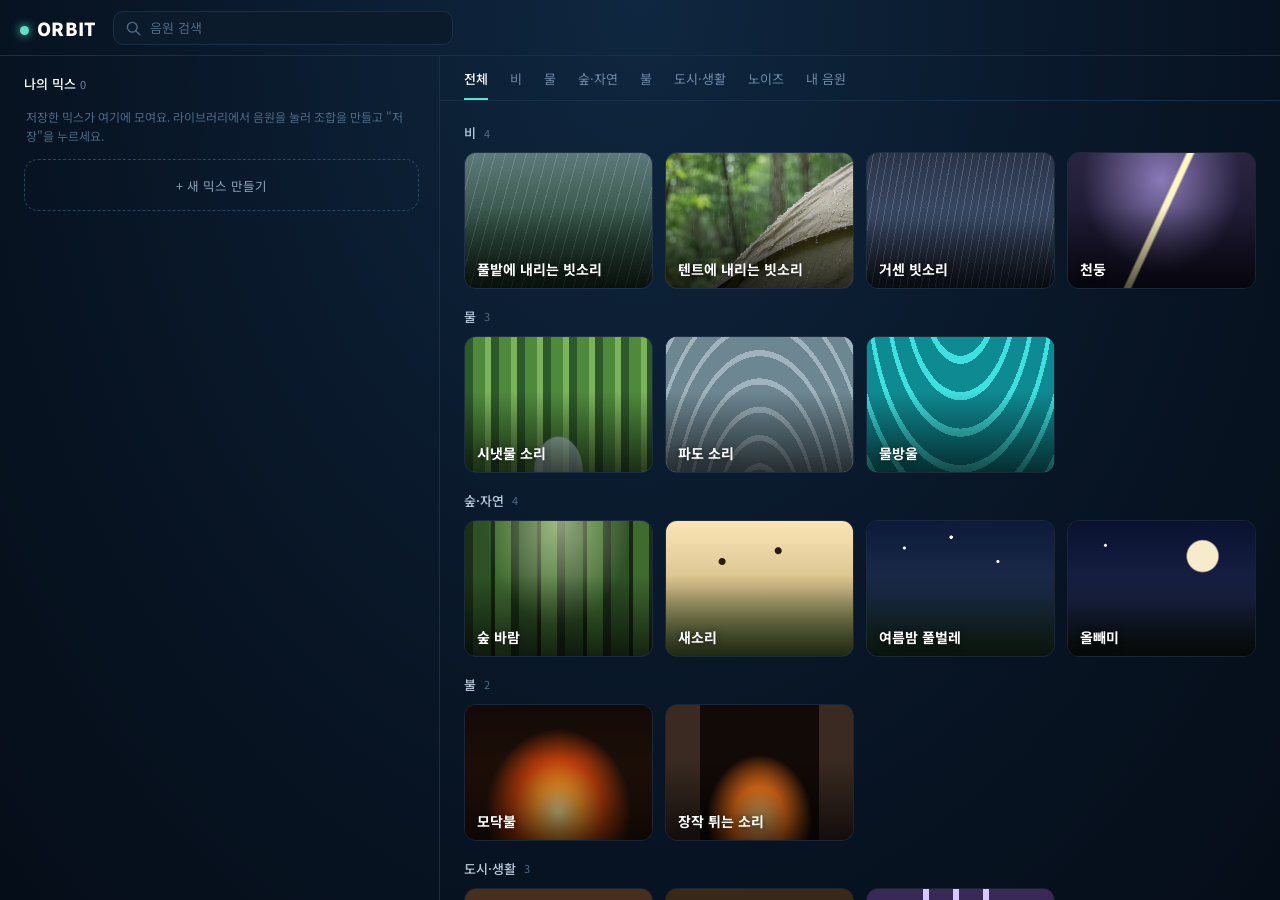
<file: index.html>
<!doctype html>
<html lang="ko">
<head>
<meta charset="utf-8">
<meta name="viewport" content="width=device-width, initial-scale=1, viewport-fit=cover">
<title>ORBIT · 화이트 노이즈</title>
<meta name="description" content="빗소리, 파도, 모닥불 같은 소리를 섞어 나만의 집중·수면용 사운드를 만드는 앱">
<meta name="theme-color" content="#081525">
<link rel="manifest" href="manifest.webmanifest">
<link rel="icon" href="icons/icon.svg" type="image/svg+xml">
<link rel="apple-touch-icon" href="icons/icon-192.png">
<meta name="apple-mobile-web-app-capable" content="yes">
<meta name="apple-mobile-web-app-status-bar-style" content="black-translucent">
<link rel="preconnect" href="https://fonts.googleapis.com">
<link rel="stylesheet" href="https://fonts.googleapis.com/css2?family=Noto+Sans+KR:wght@400;500;700;900&family=Inter:wght@500;600;700&display=swap">
<link rel="stylesheet" href="css/scenes.css">
<link rel="stylesheet" href="css/landscape.css">
<link rel="stylesheet" href="css/app.css">
</head>
<body>
<svg width="0" height="0" style="position:absolute" aria-hidden="true">
  <symbol id="v-fixed" viewBox="0 0 24 24"><path d="M3 12h18"/><circle cx="14" cy="12" r="2.6" fill="currentColor" stroke="none"/></symbol>
  <symbol id="v-range" viewBox="0 0 24 24"><path d="M3 5h18M3 19h18" stroke-dasharray="2 2.4"/><path d="M3 12c2.2-4 3.8-4 6 0s3.8 4 6 0 3.8-4 6 0"/></symbol>
  <symbol id="v-full" viewBox="0 0 24 24"><rect x="3.5" y="3.5" width="17" height="17" rx="4"/><circle cx="8.5" cy="8.5" r="1.4" fill="currentColor" stroke="none"/><circle cx="15.5" cy="15.5" r="1.4" fill="currentColor" stroke="none"/><circle cx="15.5" cy="8.5" r="1.4" fill="currentColor" stroke="none"/><circle cx="8.5" cy="15.5" r="1.4" fill="currentColor" stroke="none"/><circle cx="12" cy="12" r="1.4" fill="currentColor" stroke="none"/></symbol>
  <symbol id="i-loop" viewBox="0 0 24 24"><path d="M12 12c-2-2.6-3.5-4-5.5-4a4 4 0 0 0 0 8c2 0 3.5-1.4 5.5-4zm0 0c2 2.6 3.5 4 5.5 4a4 4 0 0 0 0-8c-2 0-3.5 1.4-5.5 4z"/></symbol>
  <symbol id="i-fixed" viewBox="0 0 24 24"><path d="M3 18h18"/><path d="M5 18V8M12 18V8M19 18V8"/></symbol>
  <symbol id="i-range" viewBox="0 0 24 24"><path d="M3 6v12M21 6v12" stroke-dasharray="2 2.4"/><path d="M7 18v-8M10.5 18v-11M16 18v-7"/><path d="M5 18h14"/></symbol>
  <symbol id="i-full" viewBox="0 0 24 24"><path d="M3 7h3.5c3 0 4.5 10 7.5 10H21M3 17h3.5c1.4 0 2.4-2 3.3-4.2M14.2 11.2C15 9 16 7 17.5 7H21"/><path d="M18 4l3 3-3 3M18 14l3 3-3 3"/></symbol>
  <symbol id="f-in" viewBox="0 0 24 24"><path d="M3 19L19 5v14z"/></symbol>
  <symbol id="f-out" viewBox="0 0 24 24"><path d="M5 5l16 14H5z"/></symbol>
  <symbol id="ic-vol" viewBox="0 0 24 24"><path d="M4 9h4l5-4v14l-5-4H4z"/><path d="M16.5 10a2.8 2.8 0 0 1 0 4"/><path d="M19 7.5a6.5 6.5 0 0 1 0 9"/></symbol>
  <symbol id="ic-vol1" viewBox="0 0 24 24"><path d="M4 9h4l5-4v14l-5-4H4z"/><path d="M16.5 10a2.8 2.8 0 0 1 0 4"/></symbol>
  <symbol id="ic-mute" viewBox="0 0 24 24"><path d="M4 9h4l5-4v14l-5-4H4z"/><path d="M17 9l5 6M22 9l-5 6"/></symbol>
  <symbol id="ic-search" viewBox="0 0 24 24"><circle cx="11" cy="11" r="6.5"/><path d="M16 16l5 5"/></symbol>
  <symbol id="ic-image" viewBox="0 0 24 24"><rect x="3.5" y="5" width="17" height="14" rx="2.5"/><circle cx="9" cy="10" r="1.6"/><path d="M4 17l5-4.5 3.5 3 3-2.5 4.5 4"/></symbol>
  <symbol id="ic-full" viewBox="0 0 24 24"><path d="M4 9V4h5M20 9V4h-5M4 15v5h5M20 15v5h-5"/></symbol>
  <symbol id="ic-shrink" viewBox="0 0 24 24"><path d="M9 4v5H4M15 4v5h5M9 20v-5H4M15 20v-5h5"/></symbol>
  <symbol id="ic-list" viewBox="0 0 24 24"><path d="M4 6h16M4 12h16M4 18h10"/></symbol>
</svg>

<header class="top">
  <div class="logo"><i></i>ORBIT</div>
  <label class="search"><svg class="ico"><use href="#ic-search"/></svg><input id="search" type="search" placeholder="음원 검색" autocomplete="off"></label>
</header>
<nav class="pager" id="pager">
  <button data-page="0">나의 믹스</button>
  <button data-page="1" class="on">라이브러리</button>
</nav>
<main id="main">
  <section id="left" class="pane"></section>
  <section id="right" class="pane">
    <div class="tabs" id="tabs"></div>
    <div class="lib" id="lib"></div>
  </section>
</main>
<div id="toast" class="toast" role="status"></div>
<div id="modal" class="modal" hidden></div>
<input type="file" id="file" accept="audio/*" multiple hidden>
<script type="module" src="js/main.js"></script>
</body>
</html>
</file>
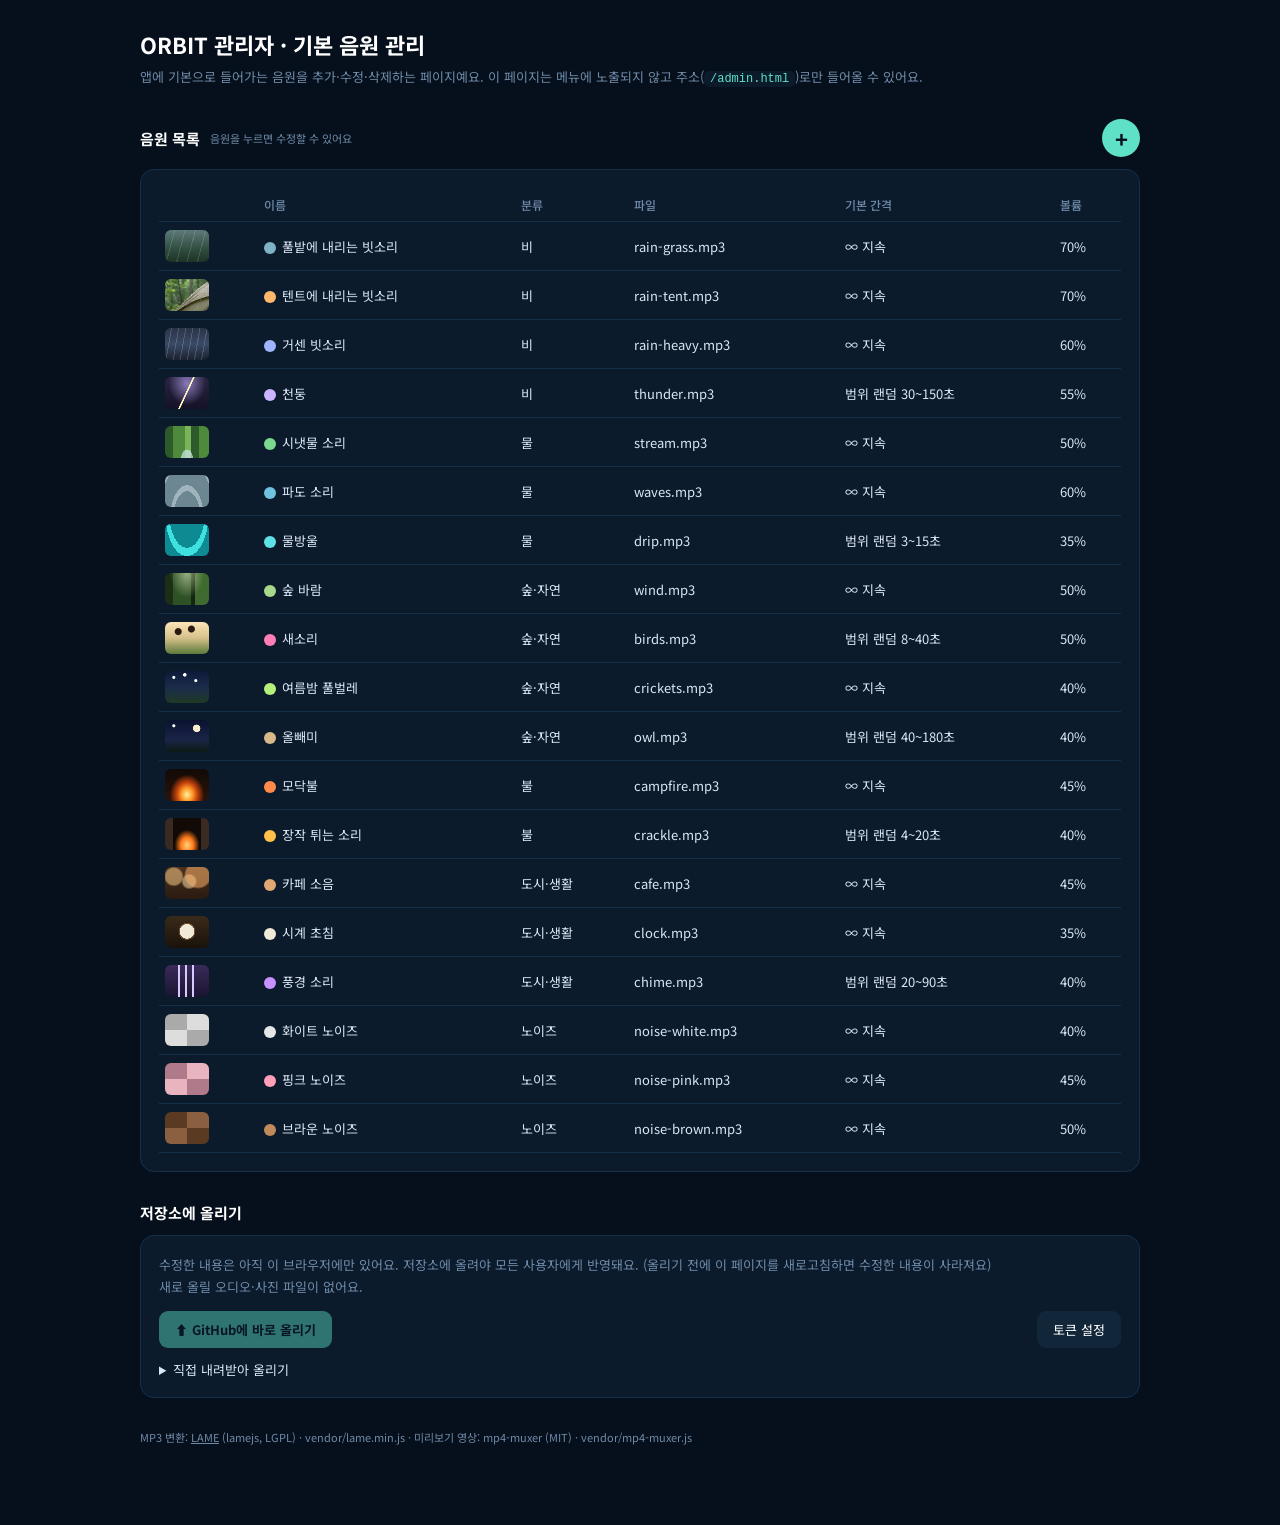
<file: admin.html>
<!doctype html>
<html lang="ko">
<head>
<meta charset="utf-8">
<meta name="viewport" content="width=device-width, initial-scale=1">
<title>ORBIT 관리자 · 기본 음원 관리</title>
<meta name="robots" content="noindex">
<link rel="stylesheet" href="https://fonts.googleapis.com/css2?family=Noto+Sans+KR:wght@400;500;700&display=swap">
<link rel="stylesheet" href="css/scenes.css">
<style>
:root{--acc:#5ee1c6;--line:#16304a;--line2:#2a4560;--txt:#dbe7f5;--mut:#6f8aa8;--bg:#06101c;--box:#0b1b2c}
*{box-sizing:border-box;margin:0;padding:0}
[hidden]{display:none!important}
body{font-family:'Noto Sans KR',system-ui,sans-serif;background:var(--bg);color:var(--txt);padding:28px 20px 80px}
body.lock{overflow:hidden}
.wrap{max-width:1000px;margin:0 auto}
h1{font-size:22px;color:#fff;margin-bottom:6px}
h2{font-size:15px;color:#fff}
.sec{display:flex;align-items:center;gap:10px;margin:30px 0 12px}.sec .sp{flex:1}
p,li{font-size:13px;color:var(--mut);line-height:1.7}
ol{padding-left:20px;margin:8px 0}
code{background:var(--box);padding:1px 6px;border-radius:5px;color:var(--acc);font-size:12px}
.box{background:var(--box);border:1px solid var(--line);border-radius:14px;padding:18px;overflow-x:auto}
table{min-width:560px}
label{display:flex;flex-direction:column;gap:6px;font-size:12px;color:var(--mut)}
input,select{background:var(--bg);border:1px solid var(--line2);border-radius:9px;padding:9px 10px;color:#fff;font:inherit;font-size:13px}
input[type=color]{padding:2px;height:38px}
input[type=range]{padding:0;border:none;background:none;accent-color:var(--acc)}
button{font:inherit;cursor:pointer;border:none;border-radius:9px;padding:9px 16px;font-size:13px;background:#12263a;color:#fff;white-space:nowrap}
button.pri{background:var(--acc);color:var(--bg);font-weight:700}
button.del{background:none;color:#ff8a8a}
button:disabled{opacity:.45;cursor:default}
button.busy{cursor:progress}
button.plus{width:38px;height:38px;padding:0;border-radius:50%;font-size:22px;line-height:38px;background:var(--acc);color:var(--bg);font-weight:700}
.msg{font-size:13px;color:var(--acc)}
/* list */
table{width:100%;border-collapse:collapse;font-size:13px}
th,td{text-align:left;padding:8px 6px;border-bottom:1px solid var(--line)}
th{color:var(--mut);font-weight:500;font-size:12px}
tbody tr{cursor:pointer}tbody tr:hover td{background:#0f2337}
td .sw{display:inline-block;width:12px;height:12px;border-radius:50%;vertical-align:middle;margin-right:6px}
td .th{width:44px;height:32px;border-radius:6px;display:block;background-size:cover;background-position:center}
.tag{color:var(--acc);font-size:11px;margin-left:4px}
.dl a{display:inline-block;margin:4px 8px 4px 0;color:var(--acc);font-size:13px}
/* modal */
.ov{position:fixed;inset:0;background:#02070dcc;display:flex;align-items:flex-start;justify-content:center;padding:30px 14px;overflow:auto;z-index:10}
.ov[hidden]{display:none}
.dlg{width:100%;max-width:780px;background:var(--box);border:1px solid var(--line2);border-radius:16px;padding:20px 20px 16px;position:relative}
.dlg-hd{display:flex;align-items:center;gap:10px;margin-bottom:16px}.dlg-hd h3{font-size:17px;color:#fff}.dlg-hd .sp{flex:1}
.x{background:none;font-size:20px;padding:4px 10px;color:var(--mut)}
.form{display:grid;grid-template-columns:repeat(auto-fill,minmax(210px,1fr));gap:14px}
.top{display:grid;grid-template-columns:180px 1fr;gap:18px;margin-bottom:16px}
@media (max-width:640px){.top{grid-template-columns:1fr}}
.card{width:180px;aspect-ratio:1.38;border-radius:12px;position:relative;overflow:hidden;background:#000}
.card img,.card .art{position:absolute;inset:0;width:100%;height:100%;object-fit:cover}
.card span{position:absolute;left:10px;bottom:8px;font-weight:700;color:#fff;font-size:13px;text-shadow:0 1px 6px #000;z-index:2}
.small{font-size:11px;color:var(--mut)}
.int-row{display:flex;gap:10px}.int-row label{flex:1}
.tools{margin-top:18px;border-top:1px solid var(--line);padding-top:16px}
.tools h4{font-size:14px;color:#fff;margin-bottom:4px}
.tool{background:var(--bg);border:1px solid var(--line2);border-radius:12px;padding:14px;margin-top:12px}
.tool-hd{display:flex;align-items:center;gap:8px;margin-bottom:8px;font-size:13px;color:#fff;font-weight:700}.tool-hd .sp{flex:1}
.row{display:flex;gap:10px;align-items:center;flex-wrap:wrap;font-size:13px;color:var(--mut)}
.row b{color:#fff}
.wv{position:relative;height:70px;border-radius:8px;background:var(--box);overflow:hidden;margin:8px 0}
.wv canvas{width:100%;height:100%;display:block}
.wv i{position:absolute;top:0;bottom:0;width:2px;background:#fff;left:0;opacity:0}
.wv i.on{opacity:.85}
.wv span{position:absolute;top:5px;font-size:11px;color:var(--mut)}.wv .l{left:8px}.wv .r{right:8px}
.state{font-size:12px;color:var(--acc);margin-top:6px}
.foot{display:flex;gap:8px;align-items:center;margin-top:18px;flex-wrap:wrap}.foot .sp{flex:1}
.credit{margin-top:30px;font-size:11px}
.card video{position:absolute;inset:0;width:100%;height:100%;object-fit:cover}
.media-row{display:flex;gap:12px;align-items:center;margin:-6px 0 14px}
.media-row .state{margin:0}
.clips{margin:-4px 0 16px;padding:12px 14px;border:1px solid var(--line2);border-radius:12px}
.clips-hd{display:flex;flex-direction:column;gap:3px;font-size:13px;color:#fff;margin-bottom:8px}
#clip-list{list-style:none;margin:0 0 8px;padding:0;display:flex;flex-direction:column;gap:6px}
#clip-list li{display:flex;align-items:center;gap:10px;font-size:12.5px;color:var(--mut);background:var(--bg);border-radius:8px;padding:6px 10px}
#clip-list li b{color:#fff;font-weight:500;flex:1;overflow:hidden;text-overflow:ellipsis;white-space:nowrap}
#clip-list li em{font-style:normal;font-size:11px;color:var(--acc)}
#clip-list li button{padding:2px 6px}
.clip-add{display:inline-block;cursor:pointer;font-size:13px;color:var(--acc);padding:4px 0}
.pv-cap{display:flex;flex-direction:column;gap:2px;width:180px}
.pv-cap b{font-weight:500;color:#ffd36b;font-size:10.5px}
#pv.has-media{cursor:ew-resize;touch-action:none;user-select:none}
#pv .fwin{position:absolute;border:2px solid #ffd36b;border-radius:4px;box-shadow:0 0 0 999px #000b;opacity:0;transition:opacity .2s;z-index:3;pointer-events:none}
#pv.focusing .fwin{opacity:1}
#pv.focusing img,#pv.focusing video{object-fit:contain;background:#000}
#pv.focusing span{opacity:0}
.pv-cap .mixcap{color:#ffd36b}
.tools h4{margin-bottom:4px}
.fold{background:none;padding:0;font-size:14px;font-weight:700;color:#fff;display:flex;align-items:center;gap:6px}
.fold svg{width:12px;height:12px;fill:none;stroke:currentColor;stroke-width:1.8;stroke-linecap:round;stroke-linejoin:round;transition:transform .2s}
.tools.folded .fold svg{transform:rotate(180deg)}
.tools.folded .tools-body{display:none}
.gh{margin-top:12px}
.gh-form{margin-top:12px;padding:14px;border:1px solid var(--line2);border-radius:12px}
.gh details,details.manual{margin-top:12px;font-size:13px;color:var(--mut)}
details summary{cursor:pointer;color:var(--txt)}
.crop{width:76px;aspect-ratio:9/16;border-radius:8px;overflow:hidden;position:relative;background:#000;flex:none}
.crop img,.crop video{position:absolute;inset:0;width:100%;height:100%;object-fit:cover}
.media-ctl{flex:1;display:flex;flex-direction:column;gap:10px}
.media-ctl input[type=range]{padding:0;border:none;background:none;accent-color:var(--acc)}
.lbl{display:flex;flex-direction:column;gap:6px;font-size:12px;color:var(--mut)}
label.inl{flex-direction:row;align-items:center;gap:6px;font-size:13px}
.dd{position:relative}
.dd-btn{width:100%;display:flex;justify-content:space-between;align-items:center;background:var(--bg);border:1px solid var(--line2);padding:9px 10px;text-align:left}
.dd-btn em{font-style:normal;color:var(--mut);font-size:9px}
.dd-list{position:absolute;left:0;right:0;top:calc(100% + 4px);background:var(--box);border:1px solid var(--line2);border-radius:10px;list-style:none;padding:4px;z-index:5;max-height:280px;overflow:auto;box-shadow:0 10px 30px #000a}
.dd-list li{padding:8px 10px;border-radius:7px;cursor:pointer;font-size:13px;color:var(--txt)}
.dd-list li:hover,.dd-list li.on{background:#12263a}
.dd-list li.add{color:var(--acc);border-top:1px solid var(--line);border-radius:0 0 7px 7px;margin-top:2px}
.dd-list li.form{display:flex;gap:6px;padding:6px;cursor:default;background:none}
.dd-list li.form input{flex:1;min-width:0}
.dd-list li.form button{padding:8px 12px}
.dd-list .err{font-size:11px;color:#ff8a8a;padding:0 8px 6px}
.wv-sel{cursor:crosshair;touch-action:none;user-select:none}
.wv .sel{position:absolute;top:0;bottom:0;border-left:2px solid #ffd36b;border-right:2px solid #ffd36b;box-shadow:0 0 0 2000px #06101caa;pointer-events:none}
.wv .sel s{position:absolute;top:0;bottom:0}
.wv .sel .fi{left:0;background:linear-gradient(to right,#06101cdd,transparent)}
.wv .sel .fo{right:0;background:linear-gradient(to left,#06101cdd,transparent)}
</style>
</head>
<body>
<div class="wrap">
  <h1>ORBIT 관리자 · 기본 음원 관리</h1>
  <p>앱에 기본으로 들어가는 음원을 추가·수정·삭제하는 페이지예요. 이 페이지는 메뉴에 노출되지 않고 주소(<code>/admin.html</code>)로만 들어올 수 있어요.</p>

  <div class="sec"><h2>음원 목록</h2><span class="small">음원을 누르면 수정할 수 있어요</span><span class="sp"></span><span class="msg" id="msg"></span><button class="plus" id="add" title="새 음원 추가">+</button></div>
  <div class="box"><table><thead><tr><th></th><th>이름</th><th>분류</th><th>파일</th><th>기본 간격</th><th>볼륨</th></tr></thead><tbody id="list"></tbody></table></div>

  <div class="sec"><h2>저장소에 올리기</h2></div>
  <div class="box">
    <p>수정한 내용은 아직 이 브라우저에만 있어요. 저장소에 올려야 모든 사용자에게 반영돼요. (올리기 전에 이 페이지를 새로고침하면 수정한 내용이 사라져요)</p>
    <div class="dl" id="dl"></div>
    <div class="gh">
      <div class="row"><button class="pri" id="gh-push">⬆ GitHub에 바로 올리기</button><span class="msg" id="gh-state"></span><span class="sp" style="flex:1"></span><button id="gh-set">토큰 설정</button></div>
      <div class="gh-form" id="gh-form" hidden>
        <div class="form">
          <label>GitHub 토큰<input id="gh-token" type="password" autocomplete="off" placeholder="github_pat_로 시작하는 긴 글자"></label>
          <label>저장소 (사용자/저장소 이름)<input id="gh-repo" value="purestar17/OrbitWhitenoise"></label>
        </div>
        <div class="row" style="margin-top:10px"><button class="pri" id="gh-save">확인하고 저장</button><button class="del" id="gh-forget">이 브라우저에서 토큰 지우기</button><span class="msg" id="gh-msg"></span></div>
        <p class="small" style="margin-top:8px">토큰은 이 컴퓨터의 브라우저에만 저장되고, 저장소나 코드에는 들어가지 않아요. 공용 컴퓨터에서는 쓰지 마세요.</p>
        <details><summary>토큰 만드는 법</summary><ol>
          <li>GitHub에 로그인한 뒤 오른쪽 위 프로필 사진 → <b>Settings</b>로 들어가요.</li>
          <li>왼쪽 메뉴 맨 아래 <b>Developer settings</b> → <b>Personal access tokens</b> → <b>Fine-grained tokens</b> → <b>Generate new token</b>을 눌러요.</li>
          <li>Token name에 <code>ORBIT admin</code>처럼 알아보기 쉬운 이름을 쓰고, Expiration은 원하는 기간(예: 1년)을 골라요.</li>
          <li>Repository access에서 <b>Only select repositories</b>를 고르고 <code>OrbitWhitenoise</code>만 선택해요.</li>
          <li>Permissions → Repository permissions에서 <b>Contents</b>를 <b>Read and write</b>로 바꿔요. (Metadata는 자동으로 Read-only가 돼요)</li>
          <li>맨 아래 <b>Generate token</b>을 누르고, 나온 토큰을 복사해서 위 칸에 붙여 넣은 뒤 "확인하고 저장"을 눌러요. 토큰은 이때 한 번만 보여요.</li>
        </ol></details>
      </div>
    </div>
    <details class="manual"><summary>직접 내려받아 올리기</summary>
    <div class="row" style="margin-top:10px"><button id="dlm">manifest.json 내려받기</button></div>
    <ol>
      <li>GitHub 저장소에서 <code>sounds</code> 폴더로 들어가 <b>Add file → Upload files</b>를 누릅니다.</li>
      <li>내려받은 <code>manifest.json</code>과 새 오디오 파일을 끌어다 놓습니다. (같은 이름의 파일은 덮어씁니다)</li>
      <li>사진이 있으면 <code>sounds/images</code> 폴더에, 영상이 있으면 <code>sounds/videos</code> 폴더에 같은 방법으로 올립니다. (폴더가 없으면 파일 이름 앞에 <code>videos/</code>를 붙여 올리면 만들어져요)</li>
      <li>아래 <b>Commit changes</b>를 누르면 1~2분 뒤 앱에 반영돼요.</li>
    </ol></details>
  </div>
  <p class="credit">MP3 변환: <a href="https://lame.sourceforge.io" style="color:var(--mut)">LAME</a> (lamejs, LGPL) · vendor/lame.min.js · 미리보기 영상: mp4-muxer (MIT) · vendor/mp4-muxer.js</p>
</div>

<div class="ov" id="ov" hidden>
  <div class="dlg" role="dialog" aria-modal="true" aria-labelledby="dlg-title">
    <div class="dlg-hd"><h3 id="dlg-title">음원 수정</h3><span class="sp"></span><button class="x" id="close" aria-label="닫기">✕</button></div>

    <div class="top">
      <div><div class="card" id="pv"></div><p class="small pv-cap" style="margin-top:6px"><span>라이브러리에 보이는 모습</span><b id="pv-hint" hidden>누르고 좌우로 끌면 믹스 화면 위치</b></p></div>
      <div class="form">
        <label>이름<input id="f-name" placeholder="예: 대나무 숲 바람"></label>
        <div class="lbl">분류<div class="dd" id="f-cat"><button type="button" class="dd-btn" aria-haspopup="listbox"><span></span><em>▼</em></button><ul class="dd-list" role="listbox" hidden></ul></div></div>
        <label>대표 색<input id="f-color" type="color" value="#5ee1c6"></label>
      </div>
    </div>
    <input type="hidden" id="f-focus" value="50">
    <div class="media-row" id="media-row" hidden>
      <div class="state" id="media-state"></div><span class="sp" style="flex:1"></span>
      <button class="del" id="f-media-clear" style="padding:4px 0">사진·영상 빼기</button>
    </div>
    <div class="clips" id="clips" hidden>
      <div class="clips-hd"><b>이어서 재생할 영상</b><span class="small">여러 개를 올리면 앱에서 무작위 순서로 자연스럽게 겹쳐 이어 재생해요. 같은 장면을 seed만 바꿔 만든 영상이 잘 어울려요.</span></div>
      <ul id="clip-list"></ul>
      <label class="clip-add">+ 영상 추가<input id="f-clips" type="file" accept="video/mp4,video/webm,video/quicktime" multiple hidden></label>
    </div>
    <div class="form">
      <label>오디오 파일<input id="f-audio" type="file" accept="audio/*"></label>
      <label>사진 또는 영상 (선택)<input id="f-image" type="file" accept="image/*,video/mp4,video/webm,video/quicktime"></label>
      <label>사진이 없을 때 쓸 그림<select id="f-scene"></select></label>
      <label>기본 재생 간격<select id="f-int"><option value="loop">∞ 지속 (배경음)</option><option value="range">범위 랜덤 (효과음)</option><option value="fixed">정해진 간격</option><option value="full">완전 랜덤</option></select></label>
      <div class="int-row" id="int-range"><label>최소 (초)<input id="f-min" type="number" min="1" max="1800"></label><label>최대 (초)<input id="f-max" type="number" min="1" max="1800"></label></div>
      <label id="int-fixed">간격 (초)<input id="f-val" type="number" min="1" max="1800"></label>
      <label>앱에서의 기본 볼륨 (1~100)<input id="f-vol" type="number" min="1" max="100"></label>
    </div>

    <div class="tools" id="tools">
      <h4><button class="fold" id="tools-fold" aria-expanded="true"><svg viewBox="0 0 12 12"><path d="M2.5 7.6 6 4.1l3.5 3.5"/></svg>음원 편집</button></h4>
      <div class="tools-body">
      <p>편집한 결과는 "저장"을 누를 때 새 MP3 파일로 만들어져요. 원래 파일은 그대로 있어요.</p>
      <div class="wv wv-sel" id="wv-box"><canvas id="wv-all"></canvas><div class="sel" id="tr-sel"><s class="fi" id="tr-fi-sh"></s><s class="fo" id="tr-fo-sh"></s></div><i id="wv-all-head"></i></div>
      <div class="row"><button id="t-play">▶ 처음부터 듣기</button><span id="t-len"></span><span class="sp" style="flex:1"></span><button id="t-reset" hidden>↺ 원래 파일로 되돌리기</button></div>
      <div class="state" id="t-state"></div>

      <div class="tool">
        <div class="tool-hd">✂ 일부분 잘라 효과음 만들기</div>
        <p class="small">위 파형을 끌어서 남길 부분을 고르세요. 노란 선을 끌면 시작과 끝을 조절할 수 있어요.</p>
        <div class="row" style="margin-top:8px"><label class="inl">시작 <input id="tr-a" type="number" min="0" step="0.1" style="width:84px"> 초</label><label class="inl">끝 <input id="tr-b" type="number" min="0" step="0.1" style="width:84px"> 초</label><span id="tr-len"></span></div>
        <div class="row" style="margin-top:8px"><label class="inl">처음 서서히 커지기 <input type="range" id="tr-fi" min="0" max="3" step="0.1" value="0.3" style="width:120px"></label><b id="tr-fiv">0.3초</b><label class="inl">끝 서서히 작아지기 <input type="range" id="tr-fo" min="0" max="3" step="0.1" value="0.5" style="width:120px"></label><b id="tr-fov">0.5초</b></div>
        <div class="row" style="margin-top:8px"><button id="tr-play">▶ 고른 부분 듣기</button><button id="tr-all">전체 선택</button><button class="pri" id="tr-apply">✂ 잘라내기 적용</button><button id="tr-fx" hidden>재생 간격을 효과음(범위 랜덤)으로</button></div>
      </div>

      <div class="tool">
        <div class="tool-hd">🔊 음원 볼륨 키우기·줄이기</div>
        <div class="row">지금 크기 <b id="v-now">-</b><span>· 다른 기본 음원들의 평균 <b id="v-avg">계산 중…</b></span></div>
        <div class="row" style="margin-top:8px"><label style="flex-direction:row;align-items:center;gap:8px">바꿀 양 <input type="range" id="v-db" min="-18" max="18" step="0.5" value="0" style="width:200px"></label><b id="v-dbv">0 dB</b><span id="v-warn" style="color:#ffb86b"></span></div>
        <div class="row" style="margin-top:8px"><button id="v-match">평균에 맞추기</button><button id="v-prev">▶ 바꾼 크기로 들어보기</button><button class="pri" id="v-apply">적용</button></div>
      </div>

      <div class="tool">
        <div class="tool-hd">🔁 seamless loop</div>
        <div class="row"><button id="lc-play">▶ 이음새 듣기 (끝 3초 → 처음 3초)</button><span id="lc-info"></span></div>
        <div class="wv" id="lc-wv" hidden><canvas id="lc-wave"></canvas><i id="lc-head"></i><span class="l">끝 3초</span><span class="r">처음 3초</span></div>
        <div class="row" style="margin-top:8px"><label style="flex-direction:row;align-items:center;gap:8px">겹치는 길이 <input type="range" id="lc-xf" min="0.5" max="5" step="0.5" value="2" style="width:140px"></label><b id="lc-xfv">2.0초</b><button class="pri" id="lc-make">✨ 매끄럽게 만들기</button></div>
      </div>
    </div>

    </div>
    <div class="foot"><button class="del" id="delete">이 음원 삭제</button><span class="sp"></span><span class="msg" id="dmsg"></span><button id="cancel">취소</button><button class="pri" id="save">저장</button></div>
  </div>
</div>
<script type="module" src="js/admin.js"></script>
</body>
</html>
</file>
<file: css/scenes.css>
/* Placeholder artwork drawn with CSS gradients.
   Each sound points to one of these with "scene" in sounds/manifest.json.
   When a sound has an "image", the photo is shown instead. */
.scene{background-color:#1a2a3a;background-size:cover;background-position:center}
.s-rain{background:repeating-linear-gradient(105deg,#ffffff00 0 9px,#ffffff22 9px 10px),linear-gradient(#5d7a7a,#2f4d3f 60%,#1d3326)}
.s-tent{background:repeating-linear-gradient(105deg,#ffffff00 0 11px,#ffffff1a 11px 12px),conic-gradient(from 180deg at 50% 0%,#6b4a2a 0 150deg,#b8c4c0 150deg 210deg,#6b4a2a 210deg)}
.s-storm{background:repeating-linear-gradient(100deg,#ffffff00 0 6px,#ffffff2a 6px 7px),linear-gradient(#2a3448,#3a4a66 50%,#1a2230)}
.s-thunder{background:linear-gradient(115deg,transparent 47%,#fff6c0 48% 50%,transparent 51%),radial-gradient(ellipse at 50% 20%,#8a7ab8,transparent 60%),linear-gradient(#2a2440,#141228)}
.s-stream{background:radial-gradient(ellipse at 50% 100%,#cfe8f0aa 0 18%,transparent 19%),repeating-linear-gradient(90deg,#2d5a2a 0 8px,#4f8a3c 8px 20px,#7bb35a 20px 26px)}
.s-wave{background:repeating-radial-gradient(ellipse at 50% 140%,#9fb4bc 0 3px,#6d8792 3px 14px),linear-gradient(#a9bcc4,#6d8792)}
.s-under{background:repeating-radial-gradient(ellipse at 50% -40%,#3ee0e0 0 4px,#0e8a92 4px 18px),linear-gradient(#18c4c4,#064c5a)}
.s-forest{background:radial-gradient(ellipse at 50% 0%,#f4ffd088,transparent 55%),repeating-linear-gradient(90deg,#1b2f17 0 8px,#2e5226 8px 26px,#16260f 26px 30px,#3f6b30 30px 46px)}
.s-birds{background:radial-gradient(circle at 30% 30%,#2a1a10 0 3px,transparent 4px),radial-gradient(circle at 60% 22%,#2a1a10 0 3px,transparent 4px),linear-gradient(#fbe5b8,#d6c08a 50%,#5b7a3a)}
.s-cricket{background:radial-gradient(circle at 20% 20%,#fff 0 1px,transparent 2px),radial-gradient(circle at 70% 30%,#fff 0 1px,transparent 2px),radial-gradient(circle at 45% 12%,#fff 0 1.5px,transparent 2px),linear-gradient(#0e1a3a,#1b2d4a 55%,#1e3a24)}
.s-night{background:radial-gradient(circle at 72% 26%,#f6eccc 0 9%,transparent 10%),radial-gradient(circle at 20% 18%,#fff 0 1px,transparent 2px),linear-gradient(#0a1230,#1a2448 60%,#0e1a14)}
.s-fire{background:radial-gradient(ellipse at 50% 80%,#fff2a0 0,#ff9a2a 18%,#c0400a 34%,transparent 55%),linear-gradient(#120a06,#2a140a)}
.s-fireplace{background:radial-gradient(ellipse at 50% 85%,#ffd27a 0,#ff7a1a 20%,transparent 40%),linear-gradient(90deg,#3a2a22 0 18%,#120a06 18% 82%,#3a2a22 82%)}
.s-cafe{background:radial-gradient(circle at 20% 30%,#ffcf8a88 0 8px,transparent 10px),radial-gradient(circle at 75% 25%,#ffb36a88 0 12px,transparent 14px),radial-gradient(circle at 55% 45%,#ffe0a888 0 6px,transparent 8px),linear-gradient(#4a3020,#2a1a10)}
.s-clock{background:radial-gradient(circle at 50% 48%,#f2ead8 0 26%,#6a4a2a 27% 30%,transparent 31%),linear-gradient(#3a2a1a,#1a120a)}
.s-chime{background:linear-gradient(90deg,transparent 30%,#d8c8ff 30% 33%,transparent 33% 46%,#d8c8ff 46% 49%,transparent 49% 62%,#d8c8ff 62% 65%,transparent 65%) 0 0/100% 70% no-repeat,linear-gradient(#3a2a5a,#1a1430)}
.s-white{background:repeating-conic-gradient(#ddd 0 25%,#aaa 0 50%) 0 0/3px 3px}
.s-pink{background:repeating-conic-gradient(#e8b4c0 0 25%,#b07a8a 0 50%) 0 0/4px 4px}
.s-brown{background:repeating-conic-gradient(#8a6040 0 25%,#5a3a20 0 50%) 0 0/5px 5px}
.s-mine{background:radial-gradient(circle at 70% 30%,#5ee1c655,transparent 50%),repeating-linear-gradient(90deg,#5ee1c622 0 2px,transparent 2px 9px),linear-gradient(#123a44,#0a1a24)}
</file>
<file: css/landscape.css>
/* Layered flat landscape (js/landscape.js). Colours come from the mode classes. */
.ls,.ls-rain{position:absolute;inset:0;width:100%;height:100%;display:block;pointer-events:none}
.ls *{transition:fill 1.6s ease,stop-color 1.6s ease,opacity 1.2s ease,stroke 1.6s ease}

/* ---------- palettes ---------- */
.ls.day{--sk1:#a8dce4;--sk2:#d4efec;--sk3:#f3f7e6;--hg:#fffbe6;--og:#fff7d6;--orb:#fffaf0;--crater:#fffaf0;
  --m1:#bcdcd9;--m1s:#7fb0ad;--m2:#93c8bd;--m2s:#5e9f94;--snow:#f6fbf9;--snowo:1;--hz:#e8f4ef;
  --fA:#5fa792;--g1:#93d08a;--fB:#3f8c6c;--g2:#68b46d;--gt:#4f9c5a;--t1:#4f9f72;--t2:#2c6c53;--bu1:#58a865;--bu2:#7cc276;
  --w1:#9fe0dc;--w2:#5fb6bb;--wl:#effcfa;--cw:#ffffff;--cs:#d9eaee;--clo:1;--staro:0;--fog:#f2f8f6}
.ls.night{--sk1:#05161e;--sk2:#0e434b;--sk3:#3f9a8d;--hg:#9ff0d4;--og:#d8f5e8;--orb:#f2f4e4;--crater:#dfe6d6;
  --m1:#3f8d86;--m1s:#2b6d69;--m2:#2c716d;--m2s:#1f5856;--snow:#a4dccf;--snowo:.4;--hz:#3d958a;
  --fA:#1e5756;--g1:#18484a;--fB:#123b3d;--g2:#0f3336;--gt:#164446;--t1:#174a4b;--t2:#0c2d2f;--bu1:#123c3e;--bu2:#1a4d4e;
  --w1:#3f9f96;--w2:#22706d;--wl:#b0f3e4;--cw:#2f6d72;--cs:#23565c;--clo:.45;--staro:1;--fog:#5ba59a}
.ls.day.grey{--sk1:#8c9fa8;--sk2:#b3c3c6;--sk3:#d3dcda;--hg:#eef2f0;--og:#ffffff;--orb:#e7ecea;
  --m1:#a6b8b8;--m1s:#869c9d;--m2:#82a09e;--m2s:#668584;--snow:#e7eded;--hz:#c9d4d3;
  --fA:#557f75;--g1:#76a57e;--fB:#3e6c5b;--g2:#5c8f66;--gt:#4c7f58;--t1:#40775f;--t2:#2a5546;--bu1:#4f8560;--bu2:#679a71;
  --w1:#9bbabc;--w2:#6e979a;--wl:#dde9e9;--cw:#c3cdd0;--cs:#a7b4b8;--fog:#e3eaea}
.ls.night.grey{--sk1:#040d12;--sk2:#112c35;--sk3:#2b5258;--hg:#4f8584;--og:#a7c6c0;--orb:#c9d3cf;
  --m1:#2d5457;--m1s:#213f41;--m2:#21423f;--m2s:#163231;--snow:#6f9893;--hz:#2b4f54;
  --fA:#153636;--g1:#13353a;--fB:#0e2b2c;--g2:#0b2427;--gt:#123234;--t1:#123a3b;--t2:#0a2526;
  --w1:#2f6f6c;--w2:#1d4c4b;--wl:#7fbab2;--cw:#1c363c;--cs:#142a2f;--staro:.12;--fog:#3b5f63}

.ls .sk1{stop-color:var(--sk1)}.ls .sk2{stop-color:var(--sk2)}.ls .sk3{stop-color:var(--sk3)}
.ls .hg{stop-color:var(--hg)}.ls .og{stop-color:var(--og)}.ls .hz{stop-color:var(--hz)}
.ls .w1{stop-color:var(--w1)}.ls .w2{stop-color:var(--w2)}
.ls .orbc{fill:var(--orb)}.ls .crater{fill:var(--crater);opacity:0}
.ls.night .crater{opacity:.6}
.ls.grey .orb{opacity:.2}
.ls .stars{opacity:var(--staro)}
.ls .star{fill:#fff}
.ls .star.tw{animation:ls-tw 3.5s ease-in-out infinite}
.ls .clouds{opacity:var(--clo)}
.ls .cw{fill:var(--cw)}.ls .cs{fill:var(--cs)}
.ls .cl{animation:ls-drift 50s ease-in-out infinite alternate}
.ls .m1{fill:var(--m1)}.ls .m1s{fill:var(--m1s);opacity:.75}
.ls .m2{fill:var(--m2)}.ls .m2s{fill:var(--m2s);opacity:.7}
.ls .snow{fill:var(--snow);opacity:var(--snowo)}
.ls .fA{fill:var(--fA)}.ls .fB{fill:var(--fB)}
.ls .g0,.ls .g1{fill:var(--g1)}.ls .g2{fill:var(--g2)}
.ls .gt{fill:var(--gt)}.ls .gt2{fill:var(--t1)}
.ls .t1{fill:var(--t1)}.ls .t2{fill:var(--t2)}
.ls .bu1{fill:var(--bu1)}.ls .bu2{fill:var(--bu2)}
.ls .refl{fill:var(--m2);opacity:.28}
.ls .wv path,.ls .wl{stroke:var(--wl);stroke-width:2.4;stroke-linecap:round;fill:none;opacity:.75}
.ls .wv{animation:ls-wave 7s ease-in-out infinite alternate}
.ls .shadow{fill:#000;opacity:.16}

/* ---------- switchable layers ---------- */
.ls [data-l]{opacity:0}
.ls [data-l].on{opacity:1}
.ls [data-l].dim{opacity:.3}

.ls .stormcloud path{fill:#52646d;opacity:.9}.ls .stormcloud .sc2{fill:#3e4f58}
.ls.night .stormcloud path{fill:#0f1f26}.ls.night .stormcloud .sc2{fill:#0a161b}
.ls .bolt .flash{fill:#fff;opacity:0}
.ls .bolt .blg{opacity:0}
.ls .bolt .bl{fill:#fff8d0}.ls .bolt .bl.blur{fill:#e9f0ff}
.ls .bolt.go .flash{animation:ls-flash 1.2s ease-out}
.ls .bolt.go .blg{animation:ls-bolt 1.2s ease-out}

.ls .fog{fill:var(--fog);opacity:.55}
.ls .fog.f2{opacity:.4}
.ls .mist g{animation:ls-fog 18s ease-in-out infinite alternate}

.ls .pud{fill:var(--w2);opacity:.85}
.ls .rp{fill:none;stroke:var(--wl);stroke-width:1.6;animation:ls-ripple 2.4s ease-out infinite}
.ls .ripple.go .rp{animation:ls-ripple 2s ease-out}

/* cabin */
.ls .wall{fill:#a8724c}.ls .logs{stroke:#8a5c3c;stroke-width:2}.ls .gable{fill:#8e5d3f}
.ls .roof{fill:#5a3b2c}.ls .chim{fill:#7d5a48}.ls .chimc{fill:#5a3b2c}.ls .door{fill:#5b3a2a}.ls .knob{fill:#e7c27a}
.ls .win{fill:#ffd57a}.ls .frame{stroke:#7a4f36;stroke-width:2.4}
.ls .wglow{opacity:0}
.ls.night .wglow,.ls.grey .wglow{opacity:1}
.ls.night .wall{fill:#4a3428}.ls.night .gable{fill:#3c2a20}.ls.night .roof{fill:#22160f}.ls.night .door{fill:#1e130d}.ls.night .chim{fill:#33241b}.ls.night .logs{stroke:#3a281e}
.ls .smoke circle{fill:#eef3f4;opacity:.5;animation:ls-smoke 7s ease-in-out infinite}
.ls.night .smoke circle{fill:#7d9a9b}
.ls .smoke circle:nth-child(2){animation-delay:-2.3s}.ls .smoke circle:nth-child(3){animation-delay:-4.6s}

/* tent */
.ls .tentb{fill:#f0ae5a}.ls .tents{fill:#d68a3e}.ls .tento{fill:#6a4022}.ls .tentf{fill:#f6c47d}.ls .tentp{fill:#6a4022}
.ls .tline{stroke:#e9dcc4;stroke-width:1.2;opacity:.7}
.ls.night .tentb{fill:#b56c32}.ls.night .tents{fill:#8f5226}.ls.night .tento{fill:#ffd27a}.ls.night .tentf{fill:#c57a3c}
.ls.grey .tento{fill:#ffcf7a}

/* campfire */
.ls .stones ellipse{fill:#8a949a}.ls.night .stones ellipse{fill:#3a4a4f}
.ls .log{stroke:#6b4429;stroke-width:10;stroke-linecap:round}.ls .logend{fill:#c99a6a}
.ls .fl1{fill:#ff7a2f;transform-origin:330px 922px;animation:ls-flick .6s ease-in-out infinite alternate}
.ls .fl2{fill:#ffa63c;transform-origin:330px 918px;animation:ls-flick .45s ease-in-out infinite alternate-reverse}
.ls .fl3{fill:#ffe48a;transform-origin:330px 912px;animation:ls-flick .3s ease-in-out infinite alternate}
.ls .glow{animation:ls-glow 1.8s ease-in-out infinite alternate}
.ls .spark{fill:#ffd27a;animation:ls-spark 3.2s ease-out infinite;opacity:0}

/* chime, owl, birds, flowers, grass, fireflies, aurora */
.ls .br{stroke:#5d4636;stroke-width:6;stroke-linecap:round;fill:none}
.ls.night .br{stroke:#0e2627}
.ls .leaf{fill:var(--t1)}
.ls .sw{transform-origin:110px 600px;animation:ls-sway 3.2s ease-in-out infinite alternate}
.ls .str{stroke:#cbbd95;stroke-width:1.2}.ls .cap{stroke:#8a6a3a;stroke-width:5;stroke-linecap:round}
.ls .bar{fill:#e2cf90}.ls .paper{fill:#f5f0e2}
.ls .owb{fill:#6b4b34}.ls .owbelly{fill:#a07a58}.ls .eyer{fill:#3a281c}.ls .eye{fill:#ffd166}.ls .pupil{fill:#1a120c}.ls .beak{fill:#e0a54a}
.ls.night .owb{fill:#2a2a26}.ls.night .owbelly{fill:#4a4438}.ls.night .eyer{fill:#151513}
.ls .ow{transform-origin:500px 690px;animation:ls-owl 9s ease-in-out infinite}
.ls .birds path{fill:#2f5960;transform-origin:0 0;animation:ls-flap .9s ease-in-out infinite alternate}
.ls.night .birds path{fill:#cfe8e3}
.ls .birds{animation:ls-fly 34s ease-in-out infinite alternate}
.ls .fw0{fill:#ffffff}.ls .fw1{fill:#ffb6c4}.ls .fw2{fill:#ffd166}.ls .fwc{fill:#f3b53d}.ls .stem{stroke:var(--t1);stroke-width:1.5}
.ls.night .flowers{filter:brightness(.45)}
.ls .fly{animation:ls-fly2 4s ease-in-out infinite alternate}
.ls.day .fireflies.on{opacity:.3}
.ls .au{animation:ls-aur 10s ease-in-out infinite alternate}.ls .au2{animation-duration:14s}
.ls.day .aurora.on{opacity:.45}

.ls-rain{z-index:0}

@keyframes ls-tw{50%{opacity:.25}}
@keyframes ls-drift{to{transform:translateX(var(--dx))}}
@keyframes ls-wave{to{transform:translateX(16px)}}
@keyframes ls-flash{0%{opacity:0}6%{opacity:.6}14%{opacity:.08}22%{opacity:.45}100%{opacity:0}}
@keyframes ls-bolt{0%{opacity:0}5%{opacity:1}35%{opacity:.9}100%{opacity:0}}
@keyframes ls-ripple{from{rx:6px;ry:1.5px;opacity:1}to{rx:64px;ry:12px;opacity:0}}
@keyframes ls-smoke{0%{transform:translateY(14px) scale(.6);opacity:0}30%{opacity:.5}100%{transform:translate(18px,-46px) scale(1.4);opacity:0}}
@keyframes ls-flick{to{transform:scale(.93,1.07) skewX(2deg)}}
@keyframes ls-glow{to{opacity:.7}}
@keyframes ls-spark{0%{opacity:0;transform:translate(0,0)}15%{opacity:1}100%{opacity:0;transform:translate(12px,-90px)}}
@keyframes ls-sway{to{transform:rotate(5deg)}}
@keyframes ls-owl{0%,40%,100%{transform:rotate(0)}45%,60%{transform:rotate(-8deg)}}
@keyframes ls-flap{to{transform:scaleY(.35)}}
@keyframes ls-fly{to{transform:translate(70px,-40px)}}
@keyframes ls-fly2{to{transform:translate(8px,-16px);opacity:.2}}
@keyframes ls-fog{to{transform:translateX(40px)}}
@keyframes ls-aur{to{transform:translateX(-30px) scaleY(1.15)}}

/* ---------- painted pictures (art/) ---------- */
.pl-bg{container-type:size}
.lsx{position:absolute;inset:0;overflow:hidden}
.lsx .stage{position:absolute;left:50%;bottom:0;transform:translateX(-50%);width:max(100cqw,calc(100cqh * 941 / 1672));aspect-ratio:941/1672}
.lsx .bg{position:absolute;inset:0;width:100%;height:100%;object-fit:cover;opacity:0;transition:opacity 1.6s ease}
.lsx .bg.on{opacity:1}
.lsx .bg[data-bg="day"]{opacity:1}
.lsx .prop{position:absolute;object-fit:fill;opacity:0;transition:opacity 1.2s ease,filter 1.6s ease;pointer-events:none}
.lsx .prop.on{opacity:1}.lsx .prop.dim{opacity:.3}
.lsx.m-night .prop{filter:brightness(.42) saturate(.75) hue-rotate(12deg)}
.lsx.m-rain .prop{filter:brightness(.82) saturate(.7)}
.lsx.m-dusk .prop{filter:brightness(.68) saturate(.85) hue-rotate(-6deg)}
.lsx.wet .bg[data-bg="night"]{filter:brightness(.75) saturate(.7)}
.lsx .cloudp{-webkit-mask-image:linear-gradient(#000 70%,transparent);mask-image:linear-gradient(#000 70%,transparent);animation:ls-cloudp 30s ease-in-out infinite alternate}
.lsx.m-night .cloudp,.lsx.m-dusk .cloudp{filter:brightness(.55) saturate(.7)}
.lsx .stage>svg.ls{position:absolute;inset:0;width:100%;height:100%}
.lsx .ls-rain{position:absolute;inset:0;width:100%;height:100%}
/* lake glints */
.lsx .shimmer{position:absolute;left:0;right:0;top:67.5%;height:8%;pointer-events:none}
.lsx .shimmer i{position:absolute;height:2px;border-radius:2px;background:linear-gradient(90deg,transparent,rgba(255,255,255,.45),transparent);opacity:0;animation:ls-glint 5s ease-in-out infinite}
.lsx .shimmer i:nth-child(1){left:12%;width:22%;top:12%;animation-delay:0s}
.lsx .shimmer i:nth-child(2){left:55%;width:26%;top:30%;animation-delay:1.3s}
.lsx .shimmer i:nth-child(3){left:30%;width:18%;top:52%;animation-delay:2.4s}
.lsx .shimmer i:nth-child(4){left:62%;width:14%;top:70%;animation-delay:3.3s}
.lsx .shimmer i:nth-child(5){left:8%;width:16%;top:84%;animation-delay:4.1s}
.lsx.m-night .shimmer i{background:linear-gradient(90deg,transparent,rgba(230,240,255,.8),transparent)}
.lsx.m-night .shimmer i:nth-child(2),.lsx.m-night .shimmer i:nth-child(4){left:52%}
/* the code-drawn scenery is replaced by the pictures; only the small animated props stay */
.ls.img>:not(.L):not(defs){display:none}
.ls.img .fireflies,.ls.img .flowers,.ls.img .grass{transform:translateY(0)}
@keyframes ls-cloudp{to{transform:translateX(6%)}}
@keyframes ls-glint{0%,100%{opacity:0;transform:translateX(-10px)}50%{opacity:.7;transform:translateX(10px)}}
.lsx.waves .shimmer i{height:3px;animation-duration:2.6s;background:linear-gradient(90deg,transparent,rgba(255,255,255,.8),transparent)}

/* props placed at random */
.lsx .prop.rnd img{position:absolute;inset:0;width:100%;height:100%;object-fit:fill}
.lsx .prop.rnd.flip{transform:scaleX(-1)}
.lsx .prop.rnd{filter:none!important}
.lsx .prop.rnd img{transition:filter 1.6s}
.lsx.m-night .prop.rnd img{filter:brightness(.42) saturate(.75) hue-rotate(12deg)}
.lsx.m-rain .prop.rnd img{filter:brightness(.82) saturate(.7)}
.lsx.m-dusk .prop.rnd img{filter:brightness(.68) saturate(.85) hue-rotate(-6deg)}
.lsx .rings{position:absolute;left:50%;top:52%;width:0;height:0}
.lsx .rings i{position:absolute;left:0;top:0;border:2px solid rgba(255,255,255,.75);border-radius:50%;width:0;height:0;opacity:0;animation:ls-ring 3.2s ease-out infinite}
.lsx .rings i:nth-child(2){animation-delay:1.1s;left:-60px;top:6px}
.lsx .rings i:nth-child(3){animation-delay:2.2s;left:50px;top:-4px}
.lsx .rings.go i:first-child{animation:ls-ring 1.6s ease-out}
.lsx .lamp{position:absolute;left:60%;top:42%;width:55%;aspect-ratio:1;transform:translate(-50%,-50%);border-radius:50%;background:radial-gradient(rgba(255,200,110,.45),rgba(255,170,70,.12) 40%,transparent 68%);opacity:0;transition:opacity 1.6s;mix-blend-mode:screen;animation:ls-lamp 3s ease-in-out infinite alternate}
.lsx.m-night .lamp,.lsx.m-dusk .lamp,.lsx.m-rain .lamp{opacity:1}
@keyframes ls-ring{0%{width:0;height:0;margin:0;opacity:.9}100%{width:90px;height:22px;margin:-11px 0 0 -45px;opacity:0}}
@keyframes ls-lamp{to{filter:brightness(1.15)}}
@media (prefers-reduced-motion:reduce){.ls *,.lsx *{animation:none!important}}
</file>
<file: css/app.css>
:root{
  --acc:#5ee1c6;--bg:#06101c;--panel:#0b1b2c;--panel2:#0f2236;--line:#16304a;--line2:#2a4560;
  --txt:#dbe7f5;--mut:#6f8aa8;--dim:#4e6a85;--white:#fff;--danger:#ff8a8a;
  --left:440px;
}
*{box-sizing:border-box;margin:0;padding:0}
html,body{height:100%}
body{font-family:'Noto Sans KR',system-ui,-apple-system,'Apple SD Gothic Neo',sans-serif;background:radial-gradient(ellipse at 50% 0%,#0f2740 0,#081525 60%,#050d18 100%) fixed,#050d18;color:var(--txt);-webkit-font-smoothing:antialiased;display:flex;flex-direction:column;height:100dvh;overflow:hidden;-webkit-tap-highlight-color:transparent}
button{font:inherit;color:inherit;background:none;border:none;cursor:pointer}
input{font:inherit;color:inherit}
.ico{width:18px;height:18px;stroke:currentColor;fill:none;stroke-width:1.9;stroke-linecap:round;stroke-linejoin:round;flex:none}
:focus-visible{outline:2px solid var(--acc);outline-offset:2px}

/* header */
.top{height:56px;flex:none;display:flex;align-items:center;gap:16px;padding:0 20px;border-bottom:1px solid var(--line);padding-top:env(safe-area-inset-top)}
.logo{font-weight:900;font-size:18px;color:#fff;letter-spacing:.02em;white-space:nowrap}
.logo i{display:inline-block;width:9px;height:9px;border-radius:50%;background:var(--acc);box-shadow:0 0 10px var(--acc);margin-right:8px;vertical-align:1px}
.search{flex:1;max-width:340px;height:34px;border-radius:10px;background:var(--panel);border:1px solid var(--line);display:flex;align-items:center;gap:8px;padding:0 10px;color:var(--dim)}
.search input{flex:1;min-width:0;background:none;border:none;outline:none;font-size:13px;color:var(--txt)}
.search input::placeholder{color:var(--dim)}

/* layout */
.pager{display:none}
#main{flex:1;min-height:0;display:grid;grid-template-columns:var(--left) 1fr}
.pane{min-height:0;min-width:0;position:relative}
#left{border-right:1px solid var(--line);overflow:hidden}
#right{display:flex;flex-direction:column}

/* library */
.tabs{display:flex;gap:22px;padding:0 24px;border-bottom:1px solid var(--line);overflow-x:auto;scrollbar-width:none;flex:none}
.tabs::-webkit-scrollbar{display:none}
.tabs button{font-size:13px;color:var(--mut);padding:13px 0 10px;border-bottom:2px solid transparent;white-space:nowrap}
.tabs button.on{color:#fff;border-color:var(--acc);font-weight:500}
.lib{flex:1;overflow-y:auto;padding:4px 24px 80px;scroll-behavior:smooth}
.sec{font-size:13px;color:#b8c9db;font-weight:500;margin:18px 0 10px;display:flex;align-items:center;gap:8px;scroll-margin-top:8px}
.sec small{color:var(--dim);font-weight:400;font-size:11px}
.grid{display:grid;grid-template-columns:repeat(auto-fill,minmax(170px,1fr));gap:12px}
.card{aspect-ratio:1.38;border-radius:12px;position:relative;overflow:hidden;border:1px solid #ffffff14;text-align:left;transition:transform .18s,box-shadow .18s}
@media (hover:hover){.card:hover{transform:translateY(-4px);box-shadow:0 12px 26px #000b,0 3px 8px #0007}}
.card:active{transform:scale(.97)}
.card .art,.card img{position:absolute;inset:0;width:100%;height:100%;object-fit:cover}
.card .pv{position:absolute;inset:0;opacity:0;transition:opacity .35s;pointer-events:none}
.card .pv.on{opacity:1}
.lv{overflow:hidden}.lv video{position:absolute;inset:0;width:100%;height:100%;object-fit:cover}
.card::after{content:'';position:absolute;inset:0;background:linear-gradient(transparent 40%,#000a);pointer-events:none}
.card .nm{position:absolute;left:12px;right:10px;bottom:10px;font-size:14px;font-weight:700;color:#fff;text-shadow:0 1px 6px #0009;line-height:1.3;z-index:2}
.card.in{outline:2px solid var(--acc);outline-offset:-2px}
.card .ck{position:absolute;right:8px;top:8px;width:22px;height:22px;border-radius:50%;background:var(--acc);color:#06101c;font-size:12px;font-weight:900;display:none;align-items:center;justify-content:center;z-index:3}
.card.in .ck{display:flex}
.card .del{position:absolute;left:8px;top:8px;width:22px;height:22px;border-radius:50%;background:#06101caa;color:#fff;font-size:11px;z-index:3;display:flex;align-items:center;justify-content:center;border:1px solid #fff4}
.card.add{border:1.5px dashed var(--line2);background:var(--panel);display:flex;align-items:center;justify-content:center;flex-direction:column;gap:4px;color:var(--mut);font-size:12px;text-align:center}
.card.add::after{display:none}
.card.add b{font-size:24px;font-weight:300}
.card.loading .nm::after{content:' …'}
.libempty{color:var(--dim);font-size:13px;padding:30px 0}

/* left: mixes */
.mixes{height:100%;overflow-y:auto;padding:18px 20px 30px 24px}
.mixes .hh{display:flex;justify-content:space-between;align-items:center;font-size:13px;color:#fff;font-weight:500;margin-bottom:12px}
.mixes .hh small{color:var(--mut);font-weight:400;font-size:11px}
.mixes .hh button{font-size:12px;color:var(--mut)}
.mixes .hh button.on{color:var(--acc)}
.nowbar{padding:10px 12px 6px;border-radius:12px;background:#0f2a30;border:1px solid var(--acc);margin-bottom:14px}
.nowbar .nb{display:flex;align-items:center;gap:10px;font-size:13px;color:#fff;width:100%;text-align:left}
.nowbar .eq{display:flex;gap:2px;align-items:flex-end;height:14px}
.nowbar .eq i{width:3px;background:var(--acc);border-radius:2px;animation:eq 1s infinite ease-in-out}
.nowbar .eq i:nth-child(2){animation-delay:-.3s}.nowbar .eq i:nth-child(3){animation-delay:-.6s}
@keyframes eq{0%,100%{height:4px}50%{height:14px}}
.nowbar .nb span:not(.eq){text-align:left;flex:1;min-width:0;overflow:hidden;text-overflow:ellipsis;white-space:nowrap}
.nowbar .nb small{color:var(--acc);font-size:11px}
.mx{position:relative;height:98px;border-radius:14px;overflow:hidden;margin-bottom:10px;border:1px solid #ffffff14;display:block;width:100%;text-align:left;cursor:pointer;transition:transform .18s,box-shadow .18s}
@media (hover:hover){.mx:hover{transform:translateY(-3px);box-shadow:0 12px 26px #000b,0 3px 8px #0007}}
.mx .bgl{position:absolute;inset:0}
.mx::after{content:'';position:absolute;inset:0;background:linear-gradient(90deg,#050d18ee 0,#050d18aa 45%,#050d1833 100%)}
.mx .in{position:relative;z-index:2;height:100%;padding:13px 14px;display:flex;flex-direction:column}
.mx b{font-size:15px;color:#fff;font-weight:700;padding-right:60px}
.mx .mxname{font-size:15px;font-weight:700;color:#fff;background:#06101c99;border:1px dashed #ffffff55;border-radius:6px;padding:2px 6px;margin:-3px 0 0 -7px;width:calc(100% - 70px);outline:none}
.mx .mxname:focus{border-color:var(--acc);border-style:solid}
.mx small{font-size:11px;color:#c8d6e6;margin-top:2px}
.mx .ths{margin-top:auto;display:flex}
.mx .ths i{width:24px;height:24px;border-radius:50%;border:2px solid #0b1b2c;margin-left:-7px;display:block}
.mx .ths i:first-child{margin-left:0}
.mx .pc{position:absolute;right:14px;top:50%;transform:translateY(-50%);z-index:3}
.mx .play{position:relative;width:42px;height:42px;border-radius:50%;background:#ffffff22;border:1px solid #ffffff55;z-index:3;display:flex;align-items:center;justify-content:center}
.mx .play::after{content:'';border-left:13px solid #fff;border-top:8px solid transparent;border-bottom:8px solid transparent;margin-left:3px}
.mx.last{outline:2px solid var(--acc);outline-offset:-2px}
.mx.last .play{background:var(--acc);border-color:var(--acc)}
.mx.last .play::after{border-left-color:#06101c}
.mx .play:hover{transform:scale(1.06)}
.mx .play.on::after{width:12px;height:14px;border:0;border-left:4px solid #fff;border-right:4px solid #fff;margin:0;box-sizing:border-box}
.mx.last .play.on::after{border-color:#06101c}
.mx .tag{position:absolute;left:50%;top:calc(100% + 5px);transform:translateX(-50%);white-space:nowrap;font-size:9.5px;color:var(--acc);background:#06101caa;padding:2px 7px;border-radius:999px}
.mx .rm{position:absolute;right:12px;top:50%;transform:translateY(-50%);z-index:4;background:#3a1a1a;color:var(--danger);border:1px solid var(--danger);border-radius:8px;padding:8px 10px;font-size:12px}
.newmix{width:100%;height:52px;border-radius:14px;border:1.5px dashed var(--line2);display:flex;align-items:center;justify-content:center;font-size:12.5px;color:#8ea4bb;margin-top:4px}
.hint{font-size:12px;color:var(--dim);line-height:1.6;margin:14px 2px}

/* left: player */
.player{position:relative;height:100%;overflow:hidden}
.pl-bg{position:absolute;inset:0;transition:opacity .6s}
.pl-bg .scene{position:absolute;inset:-10%;filter:saturate(1.1)}
.pl-bg .media{position:absolute;inset:0;width:100%;height:100%;object-fit:cover;opacity:0;transition:opacity .8s;z-index:1}
.pl-bg .media.on{opacity:1}
.pl-bg .shade{z-index:2;position:absolute;inset:0;background:linear-gradient(#050d18cc 0,#050d1866 30%,#050d1800 62%,#050d1800 88%,#050d1866 100%)}
.pl-in{position:relative;z-index:2;height:100%;display:flex;flex-direction:column;padding:16px 20px 0 24px}
.pl-top{display:flex;align-items:center;gap:8px;flex:none}
.pl-top .sp{flex:1}
.chip{font-size:12px;padding:7px 13px;border-radius:9px;background:#06101c99;color:#fff;border:1px solid #ffffff2a;backdrop-filter:blur(6px);-webkit-backdrop-filter:blur(6px);display:inline-flex;align-items:center;gap:6px}
.chip.w{background:#fff;color:#06101c;font-weight:700;border-color:#fff;position:relative}
.chip.w.dirty::after{content:'';position:absolute;right:-3px;top:-3px;width:9px;height:9px;border-radius:50%;background:var(--acc);box-shadow:0 0 0 2px #0b1b2c}
.chip .ico{width:15px;height:15px}
.pl-title{display:flex;align-items:center;gap:14px;margin:16px 0 14px;flex:none;position:relative;z-index:8}
.tpop{position:absolute;right:-6px;top:calc(100% + 6px);width:112px;background:#0b1b2cf5;border:1px solid var(--line2);border-radius:12px;padding:8px 8px 8px;box-shadow:0 14px 30px #000b;backdrop-filter:blur(10px);-webkit-backdrop-filter:blur(10px);animation:tpop .22s cubic-bezier(.2,.8,.2,1)}
@keyframes tpop{from{opacity:0;transform:translateY(-6px)}}
.wheels{position:relative;display:flex;justify-content:center;gap:2px;height:78px}
.wheels .band{position:absolute;left:0;right:0;top:26px;height:26px;border-radius:7px;background:#ffffff12;border:1px solid #ffffff1c;pointer-events:none}
.wh{position:relative;width:30px;height:78px;overflow-y:scroll;scroll-snap-type:y mandatory;scrollbar-width:none;padding:26px 0;-webkit-mask:linear-gradient(transparent,#000 35%,#000 65%,transparent);mask:linear-gradient(transparent,#000 35%,#000 65%,transparent);cursor:ns-resize}
.wh::-webkit-scrollbar{display:none}
.wh b{display:block;height:26px;line-height:26px;text-align:center;scroll-snap-align:center;font-family:Inter,system-ui,sans-serif;font-variant-numeric:tabular-nums;font-size:11px;font-weight:600;color:#6f8aa8;transition:color .15s,font-size .15s;cursor:pointer}
.wh b.on{font-size:15px;font-weight:700;color:#fff}
.wl{display:flex;justify-content:center;gap:2px;margin-top:2px}.wl span{width:30px;text-align:center;font-size:9.5px;color:var(--mut)}
.tpop .acts{display:flex;gap:5px;margin-top:7px}
.tpop .acts button{flex:1;padding:6px 0;border-radius:8px;font-size:11px;background:#12263a;color:#c8d6e6}
.tpop .acts .pri{background:var(--acc);color:#06101c;font-weight:700}
.pb{width:58px;height:58px;border-radius:50%;background:var(--acc);display:flex;align-items:center;justify-content:center;box-shadow:0 0 30px #5ee1c677;flex:none}
.pb::after{content:'';border-left:18px solid #06101c;border-top:11px solid transparent;border-bottom:11px solid transparent;margin-left:5px}
.pb.on::after{width:16px;height:20px;border:0;border-left:5px solid #06101c;border-right:5px solid #06101c;margin:0;box-sizing:border-box}
.pl-title .ttl{flex:1;min-width:0}
.pl-title .ttl input{width:100%;background:none;border:none;outline:none;font-size:22px;font-weight:700;color:#fff;text-shadow:0 2px 10px #000a;padding:0;border-bottom:1px dashed transparent}
.pl-title .ttl input:focus{border-bottom-color:#ffffff55}
.pl-title .ttl small{display:block;font-size:11.5px;color:#c8d6e6;margin-top:2px}
.pl-title .tm{text-align:right;font-size:10px;color:#c8d6e6;line-height:1.3;flex:none}
.pl-title .tm b{display:block;font-family:Inter,system-ui,sans-serif;font-variant-numeric:tabular-nums;letter-spacing:.02em;font-size:20px;color:#fff;font-weight:600}
.pl-title .tm.off b{font-size:13px;color:#c8d6e6;font-family:inherit}
.tracks{flex:1;overflow-y:auto;padding-bottom:70px;margin:0 -11px 0 -6px;padding-left:6px;padding-right:5px;padding-top:2px;scrollbar-gutter:stable}
/* thin bar scrollbar; its space is always kept so the cards never change width */
.tracks::-webkit-scrollbar{width:6px}
.tracks::-webkit-scrollbar-track{background:transparent}
.tracks::-webkit-scrollbar-thumb{background:#ffffff38;border-radius:3px}
.tracks::-webkit-scrollbar-thumb:hover{background:#ffffff66}
@supports (-moz-appearance:none){.tracks{scrollbar-width:thin;scrollbar-color:#ffffff38 transparent}}
.pl-empty{font-size:13px;color:#c8d6e6;line-height:1.7;background:#06101c99;border:1px dashed #ffffff33;border-radius:14px;padding:18px;text-align:center;backdrop-filter:blur(6px)}

/* track card */
.k{border-radius:14px;background:#0b1b2ccc;backdrop-filter:blur(8px);-webkit-backdrop-filter:blur(8px);border:1px solid transparent;margin-bottom:8px;overflow:hidden;transition:border-color .2s,box-shadow .2s;box-shadow:0 1px 1px #000c}
.k:hover{border-color:color-mix(in srgb,var(--c) 70%,transparent)}
/* see-through until pointed at (or opened for settings) */
.k{opacity:.72;transition:border-color .2s,box-shadow .2s,opacity .2s}
.k:hover,.k.op,.k.sw{opacity:1}
.chev{width:12px;height:12px;fill:none;stroke:currentColor;stroke-width:1.8;stroke-linecap:round;stroke-linejoin:round;flex:none;transition:transform .28s cubic-bezier(.2,.8,.2,1)}
.tbar{flex:none;display:flex;align-items:center;gap:8px;width:100%;height:16px;margin:-6px 0 6px;color:#c8d6e6aa;filter:drop-shadow(0 1px 3px #000a)}
.tbar i{flex:1;height:2px;border-radius:2px;background:#ffffff2e;transition:background .2s}
.tbar:hover{color:#fff}.tbar:hover i{background:#ffffff66}
.tbar.off .chev{transform:rotate(180deg)}
/* the list folds up into the bar, like the spatial sheet */
.tracks{transition:clip-path .28s cubic-bezier(.2,.8,.2,1),transform .28s cubic-bezier(.2,.8,.2,1),opacity .28s,visibility 0s;clip-path:inset(-6px -20px -6px -20px);transform-origin:top}
/* overall volume: shown when the list is folded, and on the now-playing bar */
.mvol{display:flex;align-items:center;gap:12px;color:#fff;font-size:12.5px;height:0;opacity:0;overflow:hidden;flex:none;transition:height .28s cubic-bezier(.2,.8,.2,1),opacity .28s;filter:drop-shadow(0 1px 3px #0009)}
.mvol.on{height:36px;opacity:1}
.mvol .mvi{display:flex;align-items:center;justify-content:center;width:26px;height:26px;margin-left:-4px;border-radius:7px;color:#fff;flex:none}
.mvol .mvi:hover{background:#ffffff1c}
.mvol .ico{width:19px;height:19px}
.mvol .sl{flex:1}
.mvol .sl .tr{background:#ffffff40}
.mvol .sl .kn{width:12px;height:12px;box-shadow:0 1px 4px #0008}
.mvol .mv{min-width:38px;text-align:right;font-family:Inter,system-ui,sans-serif;font-variant-numeric:tabular-nums}
.nowbar .mvol{height:30px;margin-top:4px;filter:none}
.tracks.off{clip-path:inset(-6px -20px 100% -20px);transform:translateY(-14px);opacity:0;visibility:hidden;pointer-events:none;transition:clip-path .28s cubic-bezier(.2,.8,.2,1),transform .28s cubic-bezier(.2,.8,.2,1),opacity .28s,visibility 0s .28s}
.k{position:relative}
.k .hd{z-index:1;transition:transform .2s ease;-webkit-touch-callout:none}
.k.drag .hd{transition:none}
.k .swdel{position:absolute;left:0;top:0;width:76px;height:52px;background:var(--danger);color:#06101c;font-size:13px;font-weight:700;display:none}
.k.sw .swdel{display:block}
.k.sw .hd{background:#0b1b2c}
.k.sw.open .hd{transform:translateX(76px)}
@media (hover:none),(pointer:coarse){.k .x{display:none}}
.k.op{border-color:var(--c);box-shadow:0 1px 1px #000c;background:#0b1b2cf2}
.k .hd{position:relative;display:flex;align-items:center;gap:12px;height:52px;padding:0 10px 0 6px;touch-action:pan-y;user-select:none;-webkit-user-select:none;cursor:pointer}
.k .fill{position:absolute;top:0;bottom:0;left:0;background:linear-gradient(90deg,color-mix(in srgb,var(--c) 18%,transparent),color-mix(in srgb,var(--c) 40%,transparent));border-right:2px solid var(--c);pointer-events:none;transition:width .08s,left .08s}
.k .fill::after{content:'';position:absolute;right:-5px;top:50%;width:8px;height:20px;border-radius:4px;background:#fff;transform:translateY(-50%);box-shadow:0 0 8px #0008}
.k .fill.rng{border-left:2px dashed var(--c);border-right-style:dashed;background:color-mix(in srgb,var(--c) 32%,transparent)}
.k .fill.rng::after{display:none}
.k .fill.full{background:repeating-linear-gradient(135deg,color-mix(in srgb,var(--c) 22%,transparent) 0 6px,transparent 6px 12px);border-right:none}
.k .fill.full::after{display:none}
.k .hd>*:not(.fill){position:relative;z-index:1}
.k .th{width:40px;height:40px;border-radius:8px;overflow:hidden;flex:none;position:relative}
.k .th .art,.k .th img{position:absolute;inset:0;width:100%;height:100%;object-fit:cover}
.k .th svg{position:absolute;inset:0;margin:auto;width:20px;height:20px;color:#fff;display:none}
.k.mute .th .art,.k.mute .th img{filter:grayscale(1) brightness(.4)}
.k.mute .th svg{display:block}
.k.mute .fill{background:#ffffff0d;border-color:var(--dim)}
.k.mute .fill::after{background:var(--dim)}
.k.mute .n,.k.mute .iv{opacity:.45}
.k .n{flex:1;min-width:0;font-size:14px;font-weight:500;color:#fff;text-shadow:0 1px 4px #0008;white-space:nowrap;overflow:hidden;text-overflow:ellipsis}
.k .iv{font-size:12px;color:var(--txt);text-align:right;white-space:nowrap}
.k .iv.loop{font-size:18px;color:var(--acc);font-weight:700}
.k .x{color:var(--mut);font-size:13px;width:26px;height:26px;border-radius:50%;display:flex;align-items:center;justify-content:center;transition:opacity .15s}
.k .x:hover{color:#fff;background:#ffffff1a}
/* delete button only on hover (touch screens have no hover, so it stays there) */
@media (hover:hover){.k .x{opacity:0;pointer-events:none}.k:hover .x,.k.op .x,.k .x:focus-visible{opacity:1;pointer-events:auto}}
.k .hit{animation:hit .9s}
@keyframes hit{0%{box-shadow:0 0 0 0 var(--c)}100%{box-shadow:0 0 0 10px transparent}}
.k .bdy{padding:4px 14px 14px;border-top:1px solid #ffffff12;cursor:default}
.crow{margin-top:12px}
.rh{display:flex;align-items:center;gap:8px;margin-bottom:10px;min-height:28px}
.rh b{font-size:12.5px;color:#fff;font-weight:500}
.rh .val,.fr .val{margin-left:auto;display:inline-flex;align-items:center;justify-content:flex-end;gap:3px;height:24px;font-size:12px;color:var(--txt);font-family:Inter,system-ui,sans-serif;font-variant-numeric:tabular-nums;padding:0 6px;border-radius:6px;white-space:nowrap}
.rh .val.ed,.fr .val.ed{cursor:text}
@media (hover:hover){.rh .val.ed:hover,.fr .val.ed:hover{background:#ffffff12}}
.rh .val input,.fr .val input{width:34px;height:20px;background:#06101c;border:1px solid var(--acc);border-radius:5px;padding:0 3px;color:#fff;font:inherit;text-align:center;outline:none}
.ms{display:flex;gap:2px;background:#06101c;border:1px solid #1a3550;border-radius:8px;padding:2px}
.ms button{width:30px;height:26px;border-radius:6px;display:flex;align-items:center;justify-content:center;color:var(--mut);position:relative}
.ms button .ico{width:17px;height:17px}
.ms button.on{background:#1a3550;color:var(--acc)}
.ms button:hover::after,.ms button:focus-visible::after{content:attr(data-label);position:absolute;left:50%;bottom:calc(100% + 6px);transform:translateX(-50%);font-size:10.5px;color:#06101c;background:#fff;padding:3px 8px;border-radius:6px;white-space:nowrap;font-weight:500;z-index:20;pointer-events:none}
.sl{position:relative;height:26px;touch-action:none;cursor:pointer}
.sl .tr{position:absolute;left:0;right:0;top:11px;height:4px;border-radius:4px;background:#1a3550}
.sl .rg{position:absolute;top:11px;height:4px;border-radius:4px;background:var(--acc)}
.sl .kn{position:absolute;top:13px;width:18px;height:18px;border-radius:50%;background:#fff;transform:translate(-50%,-50%);box-shadow:0 0 0 3px #0b1b2c}
/* hover: thumb grows a little with a soft halo, track brightens */
.sl .kn{transition:transform .15s,box-shadow .15s}
.sl .tr{transition:background .15s}
/* thumb sizes: volume / interval 12px, fades 8px, overall volume 12px */
[data-sl="vol"] .kn,[data-sl="int"] .kn{width:12px;height:12px;box-shadow:0 0 0 2px #0b1b2c}
.fr .sl .kn{width:8px;height:8px;box-shadow:0 0 0 2px #0b1b2c}
@media (hover:hover){
  .sl:hover .tr{background:#24486a}
  .sl:hover .kn{transform:translate(-50%,-50%) scale(1.25)}
  .mvol .sl:hover .tr{background:#ffffff66}
  .k .hd:hover .fill::after{width:10px;height:24px}
}
.k .fill::after{transition:width .15s,height .15s,box-shadow .15s}
.ticks{position:relative;height:14px;margin-top:2px}
.ticks i{white-space:nowrap;position:absolute;font-style:normal;font-size:9.5px;color:var(--dim);transform:translateX(-50%)}
.ticks i:first-child{transform:none}.ticks i:last-child{transform:translateX(-100%)}
/* interval area keeps one height whatever the mode, so nothing below jumps */
.ib{height:44px}
.ib .note{padding-top:4px}
.fds{display:flex;gap:10px}
.fr{flex:1;min-width:0;display:flex;align-items:center;gap:6px;font-size:12px;color:#8ea4bb;background:#06101c;border:1px solid #1a3550;border-radius:9px;padding:2px 4px 2px 8px}
.fr .ico{width:16px;height:16px}
.fr>span:not(.val){flex:none;width:24px}
.fr .sl{flex:1;min-width:30px;margin:0 9px}
.fr .val{margin-left:0;flex:none;width:50px;padding:0 4px}
.fr .val input{width:26px}
.fnote{margin-top:4px}
.note{font-size:11px;color:var(--mut);line-height:1.55}
.fd{display:flex;gap:8px}
.fd>div{flex:1;background:#06101c;border:1px solid #1a3550;border-radius:9px;padding:5px 6px 5px 10px;display:flex;align-items:center;gap:6px;font-size:12px;color:#8ea4bb}
.fd>div .ico{width:17px;height:17px}
.fd b{margin-left:auto;color:#fff;font-weight:500;font-family:'JetBrains Mono',ui-monospace,monospace;font-size:12px;min-width:38px;text-align:center}
.fd button{width:24px;height:24px;border-radius:6px;background:#12263a;color:#fff;font-size:14px}
.foot{display:flex;justify-content:flex-end;margin-top:14px}
.foot button{font-size:12px;color:var(--danger)}

/* spatial sheet */
.sheet{position:absolute;left:0;right:0;bottom:0;height:min(470px,82%);z-index:6;background:radial-gradient(ellipse at 50% 55%,#103050 0,#0b1b2c 70%);border-top:1px solid var(--line2);border-radius:20px 20px 0 0;box-shadow:0 -16px 40px #000a;transform:translateY(calc(100% - 46px));transition:transform .28s cubic-bezier(.2,.8,.2,1);display:flex;flex-direction:column}
.sheet.open{transform:none}
.sheet.drag{transition:none}
.sheet .hdl{height:46px;flex:none;display:flex;flex-direction:column;align-items:center;justify-content:center;gap:5px;touch-action:none;cursor:grab;width:100%}
.sheet .hdl i{width:40px;height:4px;border-radius:4px;background:#3a5a78}
.sheet .hdl span{font-size:11px;color:#8ea4bb;letter-spacing:.06em;display:flex;align-items:center;gap:5px}
.sheet.open .hdl .chev{transform:rotate(180deg)}
.sheet .sh{display:flex;justify-content:space-between;font-size:11px;color:var(--mut);padding:0 18px}
.radar-wrap{flex:1;min-height:0;display:flex;align-items:center;justify-content:center;padding:12px 18px 18px}
.radar{position:relative;height:100%;max-height:330px;aspect-ratio:1;border-radius:50%;border:1px solid #1a3550;touch-action:none}
.radar::before,.radar::after{content:'';position:absolute;border-radius:50%;border:1px solid #1a3550;left:50%;top:50%;transform:translate(-50%,-50%);pointer-events:none}
.radar::before{width:66%;height:66%}.radar::after{width:33%;height:33%}
.radar .ax{position:absolute;left:50%;top:0;bottom:0;width:1px;background:#12263a}
.radar .ay{position:absolute;top:50%;left:0;right:0;height:1px;background:#12263a}
.radar .lab{position:absolute;font-size:10px;color:var(--dim)}
.radar .me{position:absolute;left:50%;top:50%;width:40px;height:40px;border-radius:50%;background:#0f2740;border:2px solid var(--acc);transform:translate(-50%,-50%);display:flex;align-items:center;justify-content:center;font-size:17px;box-shadow:0 0 30px #5ee1c655;pointer-events:none;z-index:1}
.orb{position:absolute;transform:translate(-50%,-50%);display:flex;flex-direction:column;align-items:center;gap:4px;z-index:2;cursor:grab;touch-action:none}
.orb b{width:42px;height:42px;border-radius:50%;display:block;position:relative;overflow:hidden;border:2px solid var(--c);box-shadow:0 0 22px var(--c)}
.orb b .art,.orb b img{position:absolute;inset:0;width:100%;height:100%;object-fit:cover}
.orb span{font-size:10px;color:var(--txt);background:#06101ccc;padding:1px 7px;border-radius:6px;white-space:nowrap;max-width:90px;overflow:hidden;text-overflow:ellipsis}
.orb.centre b{border-style:dashed;width:58px;height:58px;opacity:.85}
.orb.mute{opacity:.35}
.orb.dragging{cursor:grabbing;z-index:5}

/* toast + modal */
.toast{position:fixed;left:50%;bottom:calc(24px + env(safe-area-inset-bottom));transform:translate(-50%,20px);background:#0b1b2cf2;border:1px solid var(--line2);color:#fff;font-size:13px;padding:11px 18px;border-radius:999px;opacity:0;pointer-events:none;transition:.25s;z-index:50;max-width:90vw;text-align:center;box-shadow:0 10px 30px #000a}
.toast.show{opacity:1;transform:translate(-50%,0)}
.modal{position:fixed;inset:0;background:#000a;z-index:40;display:flex;align-items:center;justify-content:center;padding:20px}
.modal[hidden]{display:none}
.dlg{width:min(380px,100%);background:#0b1b2c;border:1px solid var(--line2);border-radius:18px;padding:20px;box-shadow:0 20px 60px #000c}
.dlg h3{font-size:16px;color:#fff;margin-bottom:6px}
.dlg p{font-size:12.5px;color:var(--mut);line-height:1.6;margin-bottom:14px}
.dlg input[type=text],.dlg input[type=number]{width:100%;background:#06101c;border:1px solid var(--line2);border-radius:10px;padding:10px 12px;color:#fff;font-size:14px;outline:none}
.dlg input:focus{border-color:var(--acc)}
.dlg .chips{display:flex;flex-wrap:wrap;gap:8px;margin-bottom:14px}
.dlg .chips button{padding:8px 14px;border-radius:999px;background:#12263a;color:#dbe7f5;font-size:13px}
.dlg .chips button.on{background:#0f2a30;color:var(--acc);box-shadow:0 0 0 1px var(--acc) inset}
.dlg .row{display:flex;gap:8px;align-items:center}
.dlg .acts{display:flex;justify-content:flex-end;gap:8px;margin-top:16px}
.dlg .acts button{padding:9px 16px;border-radius:10px;font-size:13px;background:#12263a;color:#fff}
.dlg .acts button.pri{background:var(--acc);color:#06101c;font-weight:700}
.dlg .link{word-break:break-all;font-size:11px;color:var(--acc);background:#06101c;border-radius:8px;padding:8px 10px;margin-bottom:6px;font-family:ui-monospace,monospace}

/* ---------- mobile: two swipeable pages ---------- */
@media (max-width:899px){
  .top{height:52px;padding:0 14px;gap:10px}
  .search{max-width:none}
  .pager{display:flex;justify-content:center;gap:18px;flex:none;border-bottom:1px solid var(--line)}
  .pager button{font-size:13px;color:var(--mut);padding:9px 2px 8px;border-bottom:2px solid transparent}
  .pager button.on{color:#fff;border-color:var(--acc);font-weight:500}
  #main{display:flex;overflow-x:auto;overflow-y:hidden;scroll-snap-type:x mandatory;scrollbar-width:none;overscroll-behavior-x:contain}
  #main::-webkit-scrollbar{display:none}
  .pane{flex:0 0 100%;width:100%;scroll-snap-align:start;scroll-snap-stop:always}
  #left{border-right:none}
  .tabs{padding:0 14px;gap:16px}
  .tabs button{font-size:12.5px;padding:10px 0 8px}
  .lib{padding:0 14px 90px}
  .grid{grid-template-columns:repeat(2,1fr);gap:9px}
  .card .nm{font-size:13px}
  .mixes{padding:14px 14px 30px}
  .pl-in{padding:12px 12px 0}
  .pl-title{margin:12px 0}
  .pb{width:48px;height:48px}
  .pl-title .ttl input{font-size:18px}
  .pl-title .tm b{font-size:16px}
  .k .hd{height:48px;gap:10px}
  .k .th{width:36px;height:36px}
  .radar{max-height:280px}
}
@media (min-width:900px) and (max-width:1100px){ :root{--left:390px} }

/* background picker */
.chip.ic{padding:7px 9px}
.pl-top{position:relative;z-index:9}
.bgpop{position:absolute;right:0;top:calc(100% + 6px);width:230px;max-height:320px;overflow:auto;background:#0b1b2cf5;border:1px solid var(--line2);border-radius:12px;padding:8px;box-shadow:0 14px 30px #000b;backdrop-filter:blur(10px);-webkit-backdrop-filter:blur(10px);animation:tpop .22s cubic-bezier(.2,.8,.2,1)}
.bgpop>b{display:block;font-size:11px;color:var(--mut);font-weight:500;padding:2px 6px 6px}
.bgpop button{display:flex;align-items:center;gap:10px;width:100%;padding:6px;border-radius:8px;font-size:12.5px;color:#fff;text-align:left}
.bgpop button:hover{background:#ffffff12}
.bgpop button.on{background:#12313a;box-shadow:0 0 0 1px var(--acc) inset}
.bgpop .th{position:relative;width:40px;height:28px;border-radius:6px;overflow:hidden;flex:none}
.bgpop .th img,.bgpop .th .art{position:absolute;inset:0;width:100%;height:100%;object-fit:cover}
.bgpop small{margin-left:auto;font-size:10px;color:var(--acc)}
.bgpop p{font-size:11px;color:var(--mut);line-height:1.5;padding:6px}
/* full screen */
.fsui{display:none}
body.fs .player{position:fixed;inset:0;z-index:100;background:#000;border-radius:0}
body.fs .pl-in,body.fs .sheet{display:none}
body.fs .pl-bg .shade{background:linear-gradient(#0008 0,#0000 22%,#0000 70%,#0009 100%);transition:opacity .5s}
body.fs .fsui{display:flex;position:absolute;inset:0;z-index:5;flex-direction:column;justify-content:space-between;padding:22px 26px 28px;transition:opacity .5s}
body.fs.idle .fsui,body.fs.idle .pl-bg .shade{opacity:0}
body.fs.idle{cursor:none}
.fs-top{display:flex;align-items:center;justify-content:space-between;gap:12px}
.fs-top b{font-size:20px;color:#fff;text-shadow:0 2px 10px #000a}
.fs-bot{display:flex;align-items:center;gap:20px;max-width:520px;width:100%;margin:0 auto}
.fs-bot .mvol{flex:1}
</file>
